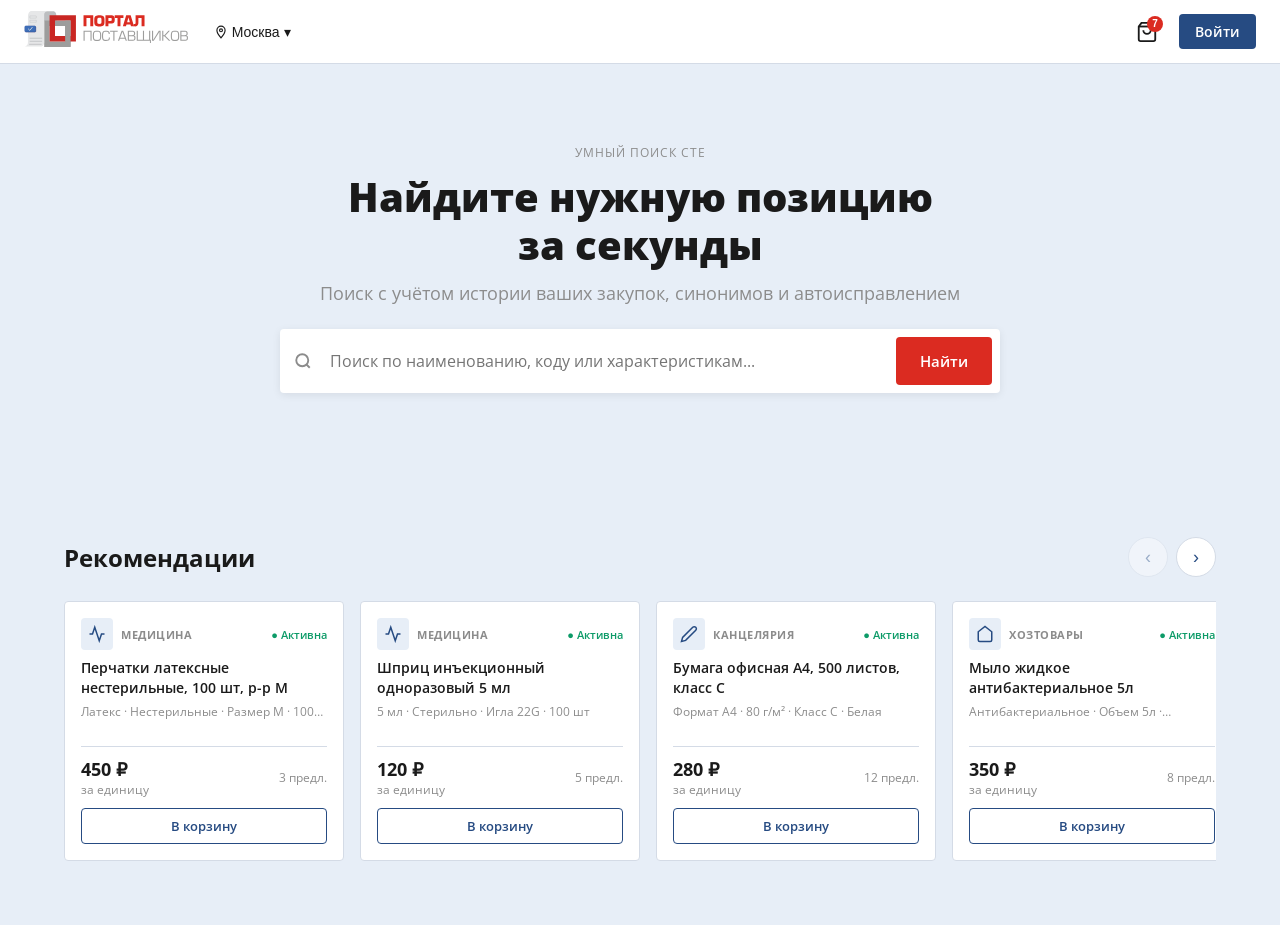
<file: frontend/index.html>
<!DOCTYPE html>
<html lang="ru">
<head>
  <meta charset="UTF-8">
  <meta name="viewport" content="width=device-width, initial-scale=1.0">
  <title>Портал Поставщиков — Главная</title>
  <link rel="preconnect" href="https://fonts.googleapis.com">
  <link href="https://fonts.googleapis.com/css2?family=Open+Sans:wght@300;400;500;600;700;800&display=swap" rel="stylesheet">
  <link rel="stylesheet" href="css/styles.css">
</head>
<body>

<!-- HEADER -->
<header>
  <div class="header-inner">
    <a class="logo" href="index.html">
      <img src="лого.svg" alt="Портал Поставщиков" style="height:36px;">
    </a>

    <div style="position:relative">
      <button class="region-btn" onclick="toggleDropdown('region-dd')">
        <svg width="14" height="14" viewBox="0 0 24 24" fill="none" stroke="currentColor" stroke-width="2"><path d="M12 2C8.13 2 5 5.13 5 9c0 5.25 7 13 7 13s7-7.75 7-13c0-3.87-3.13-7-7-7zm0 9.5c-1.38 0-2.5-1.12-2.5-2.5S10.62 6.5 12 6.5s2.5 1.12 2.5 2.5-1.12 2.5-2.5 2.5z"/></svg>
        <span id="region-label">Москва</span>
        <span class="chevron" id="region-chevron">▾</span>
      </button>
      <div class="dropdown hidden" id="region-dd" style="top:calc(100% + 4px); left:0;">
        <div class="dropdown-item active" onclick="setRegion('Москва')">Москва</div>
        <div class="dropdown-item" onclick="setRegion('Московская область')">Московская область</div>
        <div class="dropdown-item" onclick="setRegion('Санкт-Петербург')">Санкт-Петербург</div>
        <div class="dropdown-item" onclick="setRegion('Казань')">Казань</div>
      </div>
    </div>

    <div class="header-right">
      <button class="cart-btn" onclick="openCart()">
        <svg width="22" height="22" viewBox="0 0 24 24" fill="none" stroke="currentColor" stroke-width="2"><path d="M6 2 3 6v14a2 2 0 0 0 2 2h14a2 2 0 0 0 2-2V6l-3-4z"/><line x1="3" y1="6" x2="21" y2="6"/><path d="M16 10a4 4 0 0 1-8 0"/></svg>
        <span class="cart-badge" id="cart-badge">2</span>
      </button>

      <div style="position:relative" id="auth-wrap">
        <button class="auth-btn" id="auth-btn" onclick="toggleDropdown('auth-dd')">Войти</button>
        <button class="avatar-btn hidden" id="avatar-btn" onclick="toggleDropdown('auth-dd')">ДП</button>
        <div class="dropdown auth-dropdown hidden" id="auth-dd" style="top:calc(100% + 8px); right:0;">
          <div id="auth-login-form">
            <h3>Войти в систему</h3>
            <label>ИНН организации</label>
            <input type="text" id="inn-input" value="7724909851" placeholder="Введите ИНН">
            <button class="btn-red" onclick="doLogin()">Войти</button>
          </div>
          <div class="hidden" id="auth-profile">
            <div class="profile-info">
              <strong id="profile-name">Детская городская поликлиника №39</strong>
              <span id="profile-inn" style="color:var(--gray);font-size:13px;">ИНН: 7724909851</span>
            </div>
            <button class="btn-logout" onclick="doLogout()">Выйти</button>
          </div>
        </div>
      </div>
    </div>
  </div>
</header>

<!-- CART DRAWER -->
<div class="overlay" id="cart-overlay" onclick="closeCart()"></div>
<div class="cart-drawer" id="cart-drawer">
  <div class="drawer-header">
    <h2>Корзина</h2>
    <button class="close-btn" onclick="closeCart()">✕</button>
  </div>
  <div class="cart-items" id="cart-items-list"></div>
  <div class="cart-footer">
    <div class="cart-total">
      <span>Итого</span>
      <span id="cart-total-price">1 500 ₽</span>
    </div>
    <button class="btn-red-full">Оформить заказ</button>
  </div>
</div>

<div id="toast-container"></div>

<main>
  <div class="hero">
    <p class="hero-label">Умный поиск СТЕ</p>
    <h1>Найдите нужную позицию<br>за секунды</h1>
    <p class="hero-desc">Поиск с учётом истории ваших закупок, синонимов и автоисправлением</p>
    <div class="ai-badge hidden" id="ai-badge-hero">
      <svg width="14" height="14" viewBox="0 0 24 24" fill="currentColor"><path d="M12 2L9.09 8.26L2 9.27L7 14.14L5.82 21.02L12 17.77L18.18 21.02L17 14.14L22 9.27L14.91 8.26L12 2Z"/></svg>
      Персональная выдача активна · 47 ваших закупок учтены
    </div>
    <div class="search-wrap">
      <div class="search-container">
        <span class="search-icon-left">
          <svg width="18" height="18" viewBox="0 0 24 24" fill="none" stroke="currentColor" stroke-width="2.5"><circle cx="11" cy="11" r="8"/><path d="m21 21-4.35-4.35"/></svg>
        </span>
        <input class="search-box search-box-with-icon" id="home-search" type="text" placeholder="Поиск по наименованию, коду или характеристикам..." autocomplete="off"
          oninput="updateSearchDropdown('home-search','home-dd')"
          onfocus="showSearchDd('home-dd')"
          onkeydown="if(event.key==='Enter')doSearch(this.value)">
        <button class="search-btn-text" onclick="doSearch(document.getElementById('home-search').value)">Найти</button>
        <div class="search-dropdown hidden" id="home-dd"></div>
      </div>
    </div>
  </div>

  <div class="section">
    <div class="section-header">
      <h2 class="section-title" id="recs-title">Рекомендации</h2>
      <div class="carousel-controls">
        <button class="chevron-btn" id="carousel-prev" onclick="carouselMove(-1)" disabled>‹</button>
        <button class="chevron-btn" id="carousel-next" onclick="carouselMove(1)">›</button>
      </div>
    </div>
    <div class="carousel-wrapper">
      <div class="carousel-track" id="carousel-track"></div>
    </div>
  </div>
</main>

<script src="js/api.js"></script>
<script src="js/data.js"></script>
<script src="js/common.js"></script>
<script src="js/home.js"></script>
</body>
</html>
</file>
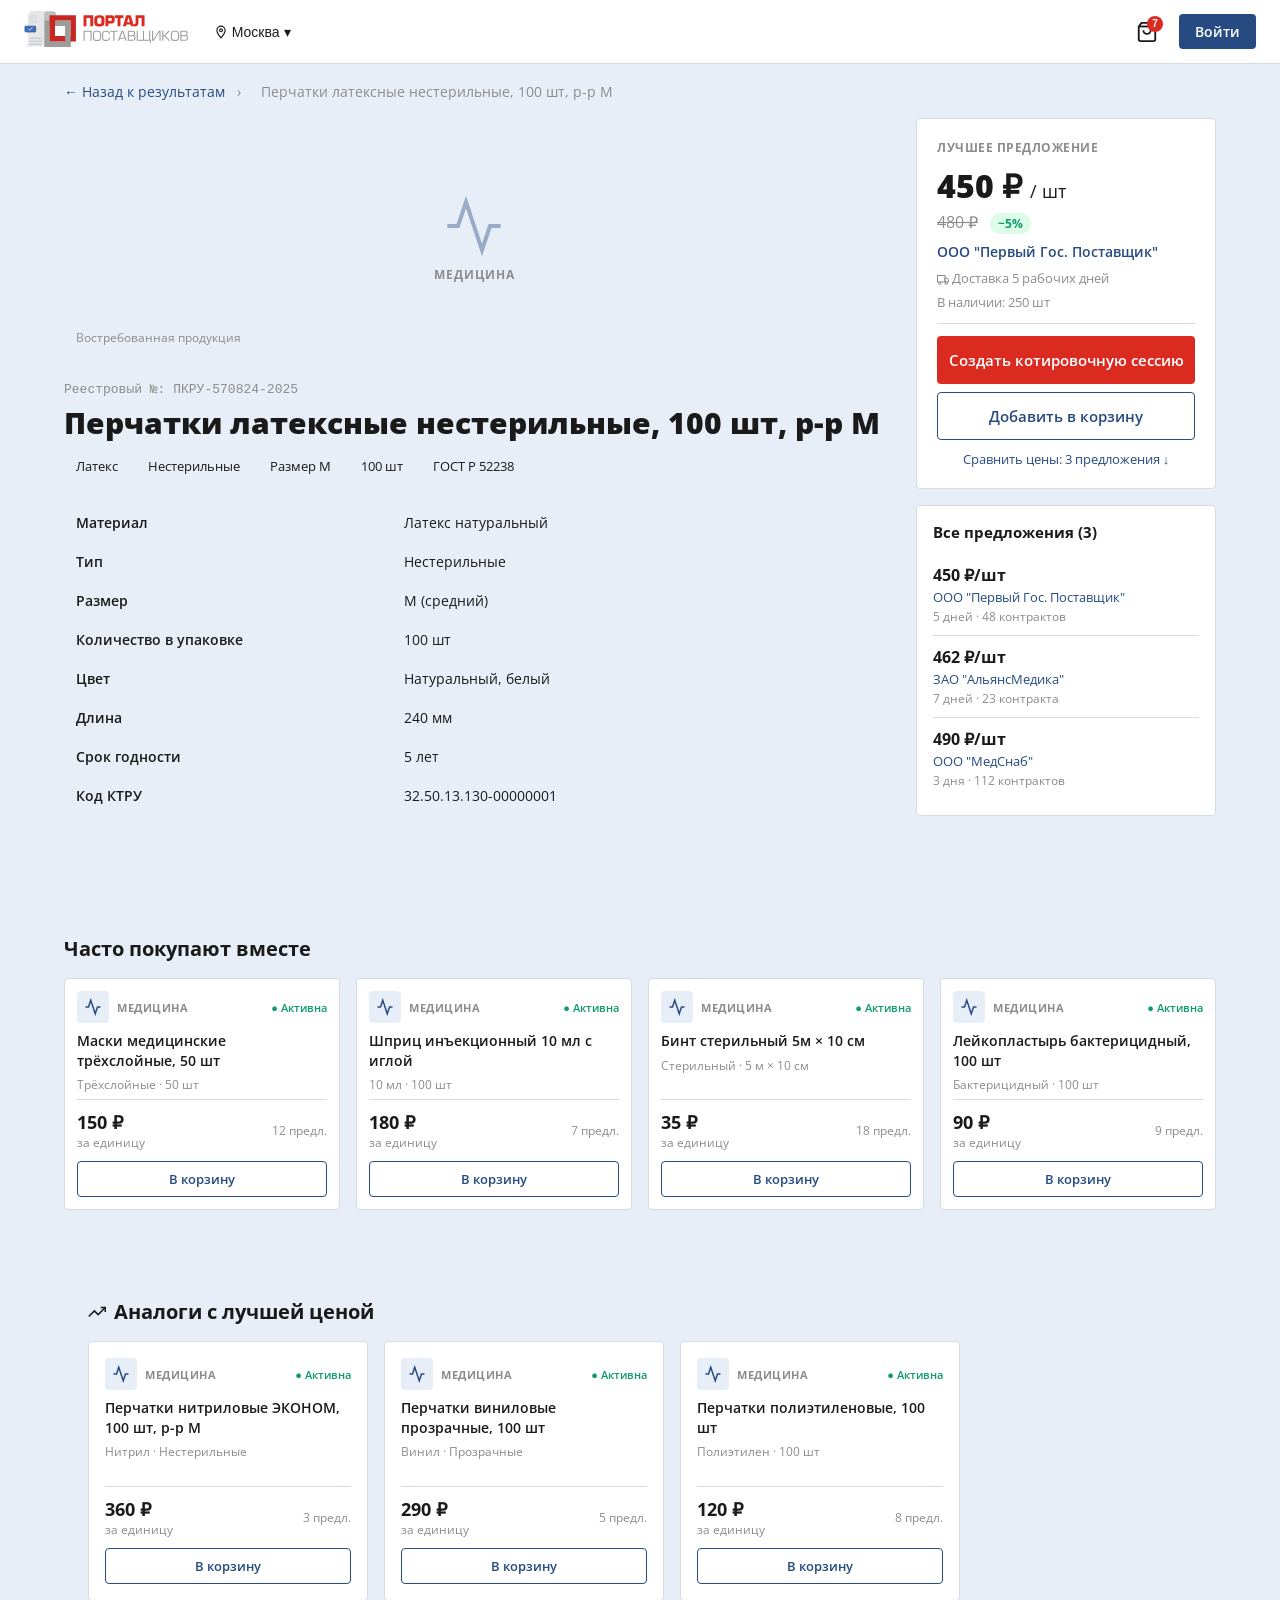
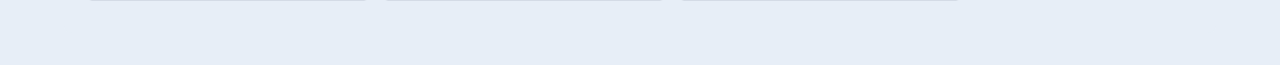
<file: frontend/card.html>
<!DOCTYPE html>
<html lang="ru">
<head>
  <meta charset="UTF-8">
  <meta name="viewport" content="width=device-width, initial-scale=1.0">
  <title>Портал Поставщиков — Карточка товара</title>
  <link rel="preconnect" href="https://fonts.googleapis.com">
  <link href="https://fonts.googleapis.com/css2?family=Open+Sans:wght@300;400;500;600;700;800&display=swap" rel="stylesheet">
  <link rel="stylesheet" href="css/styles.css">
</head>
<body>

<!-- HEADER -->
<header>
  <div class="header-inner">
    <a class="logo" href="index.html">
      <img src="лого.svg" alt="Портал Поставщиков" style="height:36px;">
    </a>

    <div style="position:relative">
      <button class="region-btn" onclick="toggleDropdown('region-dd')">
        <svg width="14" height="14" viewBox="0 0 24 24" fill="none" stroke="currentColor" stroke-width="2"><path d="M12 2C8.13 2 5 5.13 5 9c0 5.25 7 13 7 13s7-7.75 7-13c0-3.87-3.13-7-7-7zm0 9.5c-1.38 0-2.5-1.12-2.5-2.5S10.62 6.5 12 6.5s2.5 1.12 2.5 2.5-1.12 2.5-2.5 2.5z"/></svg>
        <span id="region-label">Москва</span>
        <span class="chevron" id="region-chevron">▾</span>
      </button>
      <div class="dropdown hidden" id="region-dd" style="top:calc(100% + 4px); left:0;">
        <div class="dropdown-item active" onclick="setRegion('Москва')">Москва</div>
        <div class="dropdown-item" onclick="setRegion('Московская область')">Московская область</div>
        <div class="dropdown-item" onclick="setRegion('Санкт-Петербург')">Санкт-Петербург</div>
        <div class="dropdown-item" onclick="setRegion('Казань')">Казань</div>
      </div>
    </div>

    <div class="header-right">
      <button class="cart-btn" onclick="openCart()">
        <svg width="22" height="22" viewBox="0 0 24 24" fill="none" stroke="currentColor" stroke-width="2"><path d="M6 2 3 6v14a2 2 0 0 0 2 2h14a2 2 0 0 0 2-2V6l-3-4z"/><line x1="3" y1="6" x2="21" y2="6"/><path d="M16 10a4 4 0 0 1-8 0"/></svg>
        <span class="cart-badge" id="cart-badge">2</span>
      </button>

      <div style="position:relative" id="auth-wrap">
        <button class="auth-btn" id="auth-btn" onclick="toggleDropdown('auth-dd')">Войти</button>
        <button class="avatar-btn hidden" id="avatar-btn" onclick="toggleDropdown('auth-dd')">ДП</button>
        <div class="dropdown auth-dropdown hidden" id="auth-dd" style="top:calc(100% + 8px); right:0;">
          <div id="auth-login-form">
            <h3>Войти в систему</h3>
            <label>ИНН организации</label>
            <input type="text" id="inn-input" value="7724909851" placeholder="Введите ИНН">
            <button class="btn-red" onclick="doLogin()">Войти</button>
          </div>
          <div class="hidden" id="auth-profile">
            <div class="profile-info">
              <strong id="profile-name">Детская городская поликлиника №39</strong>
              <span id="profile-inn" style="color:var(--gray);font-size:13px;">ИНН: 7724909851</span>
            </div>
            <button class="btn-logout" onclick="doLogout()">Выйти</button>
          </div>
        </div>
      </div>
    </div>
  </div>
</header>

<!-- CART DRAWER -->
<div class="overlay" id="cart-overlay" onclick="closeCart()"></div>
<div class="cart-drawer" id="cart-drawer">
  <div class="drawer-header">
    <h2>Корзина</h2>
    <button class="close-btn" onclick="closeCart()">✕</button>
  </div>
  <div class="cart-items" id="cart-items-list"></div>
  <div class="cart-footer">
    <div class="cart-total">
      <span>Итого</span>
      <span id="cart-total-price">1 500 ₽</span>
    </div>
    <button class="btn-red-full">Оформить заказ</button>
  </div>
</div>

<!-- QUOTE MODAL -->
<div class="modal-overlay" id="quote-modal">
  <div class="modal">
    <h2>Создать котировочную сессию</h2>
    <p class="modal-meta">Перчатки латексные нестерильные · ООО "Первый Гос. Поставщик"</p>
    <label>Количество (шт)</label>
    <input type="number" value="50" min="1" id="quote-qty">
    <label>Срок поставки</label>
    <input type="date" id="quote-date">
    <div class="modal-btns">
      <button class="btn-outline" onclick="closeModal()">Отменить</button>
      <button class="btn-red-modal" onclick="createQuote()">Создать</button>
    </div>
  </div>
</div>

<div id="toast-container"></div>

<main>
  <div class="breadcrumb">
    <a href="search.html">← Назад к результатам</a>
    <span>›</span>
    <span>Перчатки латексные нестерильные, 100 шт, р-р M</span>
  </div>

  <div class="product-layout">
    <div class="product-main">
      <div class="product-visual">
        <svg class="product-visual-icon" width="64" height="64" viewBox="0 0 24 24" fill="none" stroke="currentColor" stroke-width="1.5"><path d="M22 12h-4l-3 9L9 3l-3 9H2"/></svg>
        <span class="product-visual-cat">Медицина</span>
        <div class="product-visual-badges">
          <span class="badge badge-frequent hidden" id="pv-badge-frequent">
            <svg width="10" height="10" viewBox="0 0 24 24" fill="none" stroke="currentColor" stroke-width="2.5"><circle cx="12" cy="12" r="10"/><polyline points="12 6 12 12 16 14"/></svg>
            Часто покупаете
          </span>
          <span class="badge badge-ai hidden" id="pv-badge-ai">
            <svg width="10" height="10" viewBox="0 0 24 24" fill="currentColor"><path d="M12 2L9.09 8.26L2 9.27L7 14.14L5.82 21.02L12 17.77L18.18 21.02L17 14.14L22 9.27L14.91 8.26L12 2Z"/></svg>
            AI рекомендует
          </span>
        </div>
        <span class="product-visual-label">Востребованная продукция</span>
      </div>

      <div class="product-id">Реестровый №: ПКРУ-570824-2025</div>
      <h1 class="product-title">Перчатки латексные нестерильные, 100 шт, р-р M</h1>
      <div class="product-attrs">
        <span class="attr-pill">Латекс</span>
        <span class="attr-pill">Нестерильные</span>
        <span class="attr-pill">Размер M</span>
        <span class="attr-pill">100 шт</span>
        <span class="attr-pill">ГОСТ Р 52238</span>
      </div>

      <table class="chars-table">
        <tr><td>Материал</td><td>Латекс натуральный</td></tr>
        <tr><td>Тип</td><td>Нестерильные</td></tr>
        <tr><td>Размер</td><td>M (средний)</td></tr>
        <tr><td>Количество в упаковке</td><td>100 шт</td></tr>
        <tr><td>Цвет</td><td>Натуральный, белый</td></tr>
        <tr><td>Длина</td><td>240 мм</td></tr>
        <tr><td>Срок годности</td><td>5 лет</td></tr>
        <tr><td>Код КТРУ</td><td>32.50.13.130-00000001</td></tr>
      </table>

      <div class="history-block hidden" id="product-history">
        <div class="history-header">
          <svg width="16" height="16" viewBox="0 0 24 24" fill="none" stroke="currentColor" stroke-width="2"><circle cx="12" cy="12" r="10"/><polyline points="12 6 12 12 16 14"/></svg>
          История закупок
        </div>
        <table class="history-table">
          <thead>
            <tr><th>Дата</th><th>Кол-во</th><th>Поставщик</th><th>Сумма</th></tr>
          </thead>
          <tbody>
            <tr><td>12.11.2025</td><td>50 шт</td><td>ООО "МедСнаб"</td><td>22 500 ₽</td></tr>
            <tr><td>05.09.2025</td><td>30 шт</td><td>ЗАО "АльянсМедика"</td><td>13 800 ₽</td></tr>
            <tr><td>18.06.2025</td><td>40 шт</td><td>ООО "МедСнаб"</td><td>16 100 ₽</td></tr>
          </tbody>
        </table>
        <div class="history-summary">Итого закупок: 3 раза · Общая сумма: 52 400 ₽</div>
      </div>

      <div class="why-block hidden" id="product-why">
        <div class="why-header">
          <svg width="16" height="16" viewBox="0 0 24 24" fill="currentColor"><path d="M12 2L9.09 8.26L2 9.27L7 14.14L5.82 21.02L12 17.77L18.18 21.02L17 14.14L22 9.27L14.91 8.26L12 2Z"/></svg>
          Почему эта позиция рекомендована вам
        </div>
        <div class="progress-item">
          <div class="progress-label"><span>Частота закупок</span><span>45%</span></div>
          <div class="progress-bar"><div class="progress-fill fill-green" style="width:45%"></div></div>
        </div>
        <div class="progress-item">
          <div class="progress-label"><span>Давность последней закупки</span><span>30%</span></div>
          <div class="progress-bar"><div class="progress-fill fill-blue" style="width:30%"></div></div>
        </div>
        <div class="progress-item">
          <div class="progress-label"><span>Популярность среди схожих организаций</span><span>25%</span></div>
          <div class="progress-bar"><div class="progress-fill fill-teal" style="width:25%"></div></div>
        </div>
      </div>
    </div>

    <aside class="product-sidebar">
      <div class="offer-card">
        <div class="offer-label">Лучшее предложение</div>
        <div class="offer-price">450 ₽ <span style="font-size:18px;font-weight:400">/ шт</span></div>
        <div style="margin-bottom:8px">
          <span class="offer-original">480 ₽</span>
          <span class="discount-badge">−5%</span>
        </div>
        <div class="offer-supplier" onclick="showToast('Переход на страницу поставщика')">ООО "Первый Гос. Поставщик"</div>
        <div class="offer-meta">
          <svg width="12" height="12" viewBox="0 0 24 24" fill="none" stroke="currentColor" stroke-width="2"><rect x="1" y="3" width="15" height="13"/><polygon points="16 8 20 8 23 11 23 16 16 16 16 8"/><circle cx="5.5" cy="18.5" r="2.5"/><circle cx="18.5" cy="18.5" r="2.5"/></svg>
          Доставка 5 рабочих дней
        </div>
        <div class="offer-meta">В наличии: 250 шт</div>
        <hr class="offer-divider">
        <button class="btn-red-w" onclick="openModal()">Создать котировочную сессию</button>
        <button class="btn-outline-w" onclick="addToCart('Перчатки латексные',450);showToast('Перчатки латексные добавлены в корзину')">Добавить в корзину</button>
        <a class="compare-link">Сравнить цены: 3 предложения ↓</a>
      </div>

      <div class="all-offers">
        <div class="all-offers-title">Все предложения (3)</div>
        <div class="offer-row">
          <div class="offer-row-price">450 ₽/шт</div>
          <div class="offer-row-supplier">ООО "Первый Гос. Поставщик"</div>
          <div class="offer-row-meta">5 дней · 48 контрактов</div>
        </div>
        <div class="offer-row">
          <div class="offer-row-price">462 ₽/шт</div>
          <div class="offer-row-supplier">ЗАО "АльянсМедика"</div>
          <div class="offer-row-meta">7 дней · 23 контракта</div>
        </div>
        <div class="offer-row">
          <div class="offer-row-price">490 ₽/шт</div>
          <div class="offer-row-supplier">ООО "МедСнаб"</div>
          <div class="offer-row-meta">3 дня · 112 контрактов</div>
        </div>
      </div>
    </aside>
  </div>

  <div class="bottom-section">
    <div class="bottom-section-title">Часто покупают вместе</div>
    <div class="products-grid-4" id="together-grid"></div>
  </div>

  <div class="bottom-section">
    <div class="analogs-bg">
      <div class="bottom-section-title">
        <svg width="18" height="18" viewBox="0 0 24 24" fill="none" stroke="currentColor" stroke-width="2"><polyline points="23 6 13.5 15.5 8.5 10.5 1 18"/><polyline points="17 6 23 6 23 12"/></svg>
        Аналоги с лучшей ценой
      </div>
      <div class="analogs-track" id="analogs-track"></div>
    </div>
  </div>

  <div class="bottom-section hidden" id="viewed-section">
    <div class="bottom-section-title">
      <svg width="18" height="18" viewBox="0 0 24 24" fill="none" stroke="currentColor" stroke-width="2"><circle cx="12" cy="12" r="10"/><polyline points="12 6 12 12 16 14"/></svg>
      Вы смотрели
    </div>
    <div class="analogs-track" id="viewed-track"></div>
  </div>
</main>

<script src="js/api.js"></script>
<script src="js/data.js"></script>
<script src="js/common.js"></script>
<script src="js/card.js"></script>
</body>
</html>
</file>
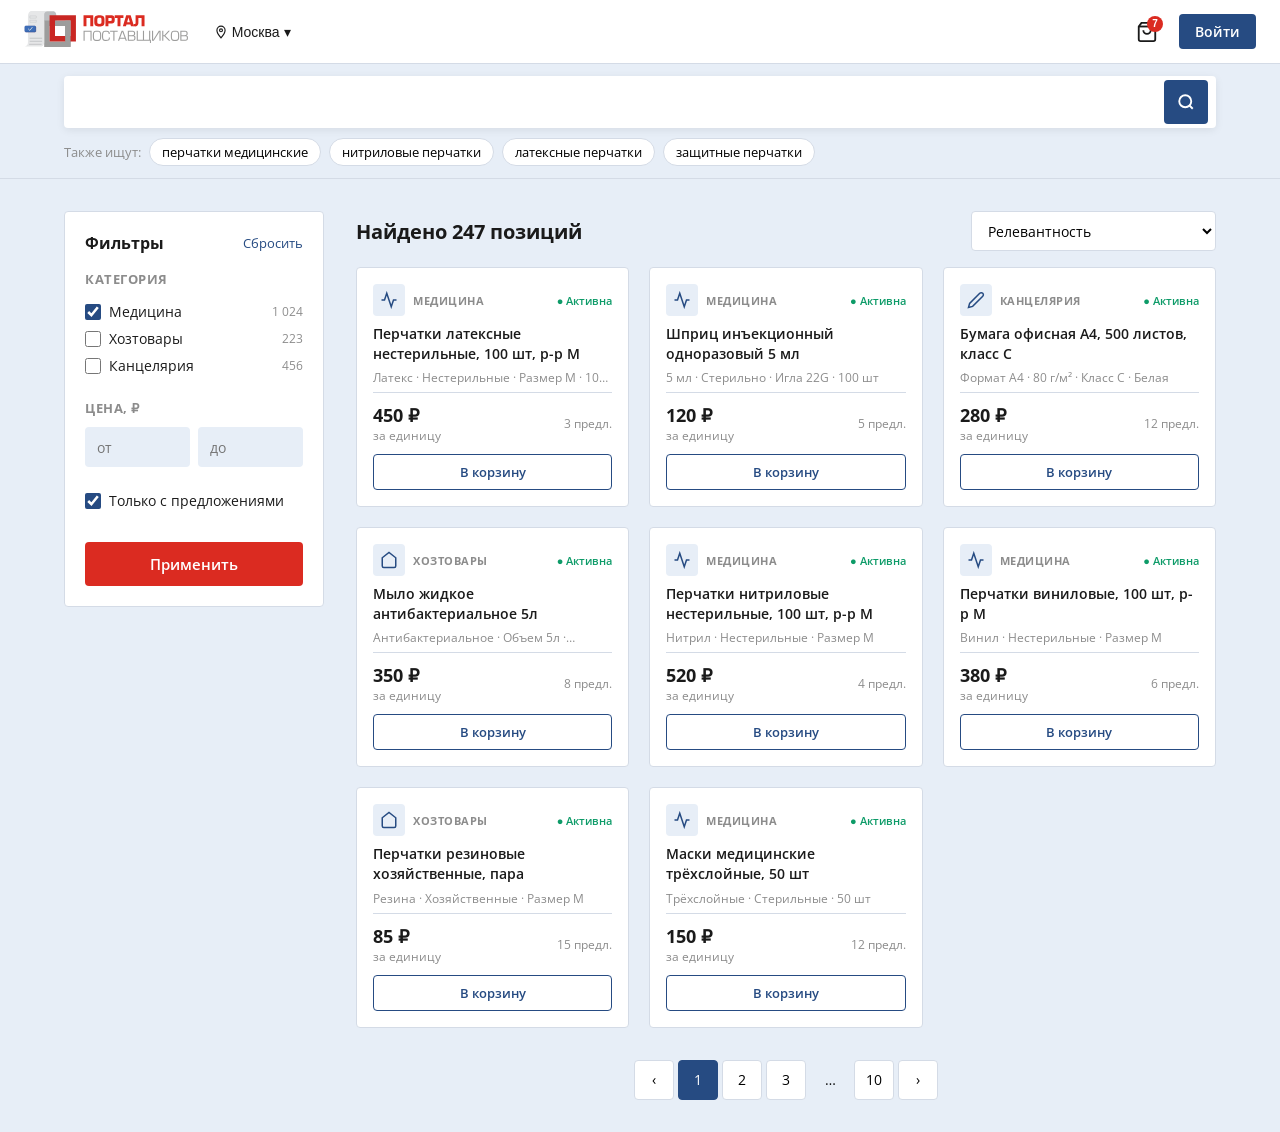
<file: frontend/search.html>
<!DOCTYPE html>
<html lang="ru">
<head>
  <meta charset="UTF-8">
  <meta name="viewport" content="width=device-width, initial-scale=1.0">
  <title>Портал Поставщиков — Поиск</title>
  <link rel="preconnect" href="https://fonts.googleapis.com">
  <link href="https://fonts.googleapis.com/css2?family=Open+Sans:wght@300;400;500;600;700;800&display=swap" rel="stylesheet">
  <link rel="stylesheet" href="css/styles.css">
</head>
<body>

<!-- HEADER -->
<header>
  <div class="header-inner">
    <a class="logo" href="index.html">
      <img src="лого.svg" alt="Портал Поставщиков" style="height:36px;">
    </a>

    <div style="position:relative">
      <button class="region-btn" onclick="toggleDropdown('region-dd')">
        <svg width="14" height="14" viewBox="0 0 24 24" fill="none" stroke="currentColor" stroke-width="2"><path d="M12 2C8.13 2 5 5.13 5 9c0 5.25 7 13 7 13s7-7.75 7-13c0-3.87-3.13-7-7-7zm0 9.5c-1.38 0-2.5-1.12-2.5-2.5S10.62 6.5 12 6.5s2.5 1.12 2.5 2.5-1.12 2.5-2.5 2.5z"/></svg>
        <span id="region-label">Москва</span>
        <span class="chevron" id="region-chevron">▾</span>
      </button>
      <div class="dropdown hidden" id="region-dd" style="top:calc(100% + 4px); left:0;">
        <div class="dropdown-item active" onclick="setRegion('Москва')">Москва</div>
        <div class="dropdown-item" onclick="setRegion('Московская область')">Московская область</div>
        <div class="dropdown-item" onclick="setRegion('Санкт-Петербург')">Санкт-Петербург</div>
        <div class="dropdown-item" onclick="setRegion('Казань')">Казань</div>
      </div>
    </div>

    <div class="header-right">
      <button class="cart-btn" onclick="openCart()">
        <svg width="22" height="22" viewBox="0 0 24 24" fill="none" stroke="currentColor" stroke-width="2"><path d="M6 2 3 6v14a2 2 0 0 0 2 2h14a2 2 0 0 0 2-2V6l-3-4z"/><line x1="3" y1="6" x2="21" y2="6"/><path d="M16 10a4 4 0 0 1-8 0"/></svg>
        <span class="cart-badge" id="cart-badge">2</span>
      </button>

      <div style="position:relative" id="auth-wrap">
        <button class="auth-btn" id="auth-btn" onclick="toggleDropdown('auth-dd')">Войти</button>
        <button class="avatar-btn hidden" id="avatar-btn" onclick="toggleDropdown('auth-dd')">ДП</button>
        <div class="dropdown auth-dropdown hidden" id="auth-dd" style="top:calc(100% + 8px); right:0;">
          <div id="auth-login-form">
            <h3>Войти в систему</h3>
            <label>ИНН организации</label>
            <input type="text" id="inn-input" value="7724909851" placeholder="Введите ИНН">
            <button class="btn-red" onclick="doLogin()">Войти</button>
          </div>
          <div class="hidden" id="auth-profile">
            <div class="profile-info">
              <strong id="profile-name">Детская городская поликлиника №39</strong>
              <span id="profile-inn" style="color:var(--gray);font-size:13px;">ИНН: 7724909851</span>
            </div>
            <button class="btn-logout" onclick="doLogout()">Выйти</button>
          </div>
        </div>
      </div>
    </div>
  </div>
</header>

<!-- CART DRAWER -->
<div class="overlay" id="cart-overlay" onclick="closeCart()"></div>
<div class="cart-drawer" id="cart-drawer">
  <div class="drawer-header">
    <h2>Корзина</h2>
    <button class="close-btn" onclick="closeCart()">✕</button>
  </div>
  <div class="cart-items" id="cart-items-list"></div>
  <div class="cart-footer">
    <div class="cart-total">
      <span>Итого</span>
      <span id="cart-total-price">1 500 ₽</span>
    </div>
    <button class="btn-red-full">Оформить заказ</button>
  </div>
</div>

<div id="toast-container"></div>

<main>
  <!-- Sticky search bar -->
  <div class="search-sticky">
    <div class="search-wrap" style="max-width:100%">
      <div class="search-container">
        <input class="search-box compact" id="search-page-input" type="text" autocomplete="off"
          oninput="updateSearchDropdown('search-page-input','search-page-dd')"
          onfocus="showSearchDd('search-page-dd')"
          onkeydown="if(event.key==='Enter')doSearch(this.value)">
        <button class="search-btn" onclick="doSearch(document.getElementById('search-page-input').value)">
          <svg width="18" height="18" viewBox="0 0 24 24" fill="none" stroke="currentColor" stroke-width="2.5"><circle cx="11" cy="11" r="8"/><path d="m21 21-4.35-4.35"/></svg>
        </button>
        <div class="search-dropdown hidden" id="search-page-dd"></div>
      </div>
    </div>
    <div class="synonyms">
      <span class="synonyms-label">Также ищут:</span>
      <button class="synonym-btn" onclick="doSearch('перчатки медицинские')">перчатки медицинские</button>
      <button class="synonym-btn" onclick="doSearch('нитриловые перчатки')">нитриловые перчатки</button>
      <button class="synonym-btn" onclick="doSearch('латексные перчатки')">латексные перчатки</button>
      <button class="synonym-btn" onclick="doSearch('защитные перчатки')">защитные перчатки</button>
    </div>
  </div>

  <div class="search-layout">
    <!-- Sidebar filters -->
    <aside class="sidebar">
      <div class="filter-box">
        <div class="filter-header">
          <span class="filter-title">Фильтры</span>
          <button class="filter-reset" onclick="resetFilters()">Сбросить</button>
        </div>
        <div class="filter-group">
          <p class="filter-group-title">Категория</p>
          <label class="checkbox-label">
            <input type="checkbox" checked id="filter-medical"> Медицина <span class="checkbox-count">1 024</span>
          </label>
          <label class="checkbox-label">
            <input type="checkbox" id="filter-hardware"> Хозтовары <span class="checkbox-count">223</span>
          </label>
          <label class="checkbox-label">
            <input type="checkbox" id="filter-stationery"> Канцелярия <span class="checkbox-count">456</span>
          </label>
        </div>
        <div class="filter-group">
          <p class="filter-group-title">Цена, ₽</p>
          <div class="price-inputs">
            <input class="price-input" type="number" placeholder="от" id="price-from">
            <input class="price-input" type="number" placeholder="до" id="price-to">
          </div>
        </div>
        <div class="filter-group">
          <label class="checkbox-label">
            <input type="checkbox" checked id="filter-offers"> Только с предложениями
          </label>
        </div>
        <button class="btn-apply" onclick="applyFilters()">Применить</button>
      </div>
    </aside>

    <!-- Results -->
    <div class="results-area">
      <div class="personal-box hidden" id="personal-box">
        <div class="personal-box-header">
          <svg width="16" height="16" viewBox="0 0 24 24" fill="currentColor"><path d="M12 2L9.09 8.26L2 9.27L7 14.14L5.82 21.02L12 17.77L18.18 21.02L17 14.14L22 9.27L14.91 8.26L12 2Z"/></svg>
          Персональная выдача активна
        </div>
        <p>Результаты отсортированы с учётом ваших предыдущих закупок</p>
        <button class="personal-box-toggle" onclick="togglePersonal()">Показать общую выдачу ↓</button>
      </div>

      <div class="results-header">
        <div>
          <div class="results-count">Найдено <span id="results-count">247</span> позиций</div>
          <div class="results-meta hidden" id="personal-order-label">Персональный порядок</div>
        </div>
        <select class="sort-select" id="sort-select" onchange="renderSearch()">
          <option value="relevance">Релевантность</option>
          <option value="price-asc">Цена: по возрастанию</option>
          <option value="price-desc">Цена: по убыванию</option>
          <option value="offers">По количеству предложений</option>
        </select>
      </div>

      <!-- Quick reorder (authorized only) -->
      <div class="reorder-section hidden" id="reorder-section">
        <div class="reorder-header">
          <svg width="16" height="16" viewBox="0 0 24 24" fill="none" stroke="currentColor" stroke-width="2"><circle cx="12" cy="12" r="10"/><polyline points="12 6 12 12 16 14"/></svg>
          Вы закупали это раньше
        </div>
        <div class="reorder-list">
          <div class="reorder-card">
            <div class="reorder-card-title">Перчатки латексные нестерильные, 100 шт, р-р M</div>
            <div class="reorder-card-date">Последняя закупка: ноябрь 2025</div>
            <button class="btn-reorder" onclick="addToCart('Перчатки латексные',450); showToast('Добавлено в корзину')">Повторить</button>
          </div>
          <div class="reorder-card">
            <div class="reorder-card-title">Маски медицинские трёхслойные с регистрационным...</div>
            <div class="reorder-card-date">Последняя закупка: октябрь 2025</div>
            <button class="btn-reorder" onclick="addToCart('Маски медицинские',150); showToast('Добавлено в корзину')">Повторить</button>
          </div>
          <div class="reorder-card">
            <div class="reorder-card-title">Шприц инъекционный одноразовый 5 мл</div>
            <div class="reorder-card-date">Последняя закупка: сентябрь 2025</div>
            <button class="btn-reorder" onclick="addToCart('Шприц 5мл',120); showToast('Добавлено в корзину')">Повторить</button>
          </div>
        </div>
      </div>

      <div class="products-grid" id="search-products-grid"></div>

      <div class="pagination">
        <button class="page-btn" id="pg-prev" onclick="changePage(-1)">‹</button>
        <button class="page-btn active" id="pg-1" onclick="setPage(1)">1</button>
        <button class="page-btn" id="pg-2" onclick="setPage(2)">2</button>
        <button class="page-btn" id="pg-3" onclick="setPage(3)">3</button>
        <button class="page-btn ellipsis">…</button>
        <button class="page-btn" id="pg-10" onclick="setPage(10)">10</button>
        <button class="page-btn" id="pg-next" onclick="changePage(1)">›</button>
      </div>
    </div>
  </div>
</main>

<script src="js/api.js"></script>
<script src="js/data.js"></script>
<script src="js/common.js"></script>
<script src="js/search.js"></script>
</body>
</html>
</file>
<file: frontend/css/styles.css>
*, *::before, *::after { box-sizing: border-box; margin: 0; padding: 0; }

:root {
  --blue: #264B82;
  --blue-light: #E7EEF7;
  --blue-hover: #1a3a6b;
  --green: #0D9B68;
  --teal: #0D9488;
  --teal-light: #F0FDFA;
  --red: #DB2B21;
  --red-hover: #C02219;
  --black: #1A1A1A;
  --gray: #8C8C8C;
  --border: #C9D1DF;
  --border2: #D4DBE6;
  --white: #FFFFFF;
  --bg: #F8FAFC;
  --orange: #F67319;
}

body {
  font-family: 'Open Sans', sans-serif;
  background: var(--blue-light);
  color: var(--black);
  min-height: 100vh;
  display: flex;
  flex-direction: column;
}

/* ========== HEADER ========== */
header {
  position: sticky;
  top: 0;
  z-index: 50;
  background: #fff;
  border-bottom: 1px solid var(--border2);
  height: 64px;
}
.header-inner {
  max-width: 1280px;
  margin: 0 auto;
  padding: 0 24px;
  height: 100%;
  display: flex;
  align-items: center;
  gap: 16px;
}
.logo {
  font-size: 18px;
  font-weight: 700;
  color: var(--blue);
  text-decoration: none;
  cursor: pointer;
  flex-shrink: 0;
}
.header-right {
  margin-left: auto;
  display: flex;
  align-items: center;
  gap: 12px;
}

/* Region selector */
.region-btn {
  display: flex;
  align-items: center;
  gap: 4px;
  font-size: 14px;
  color: var(--black);
  background: none;
  border: none;
  cursor: pointer;
  padding: 6px 10px;
  border-radius: 4px;
  transition: background 0.15s;
}
.region-btn:hover { background: var(--blue-light); }
.chevron { display: inline-block; transition: transform 0.2s; }
.chevron.open { transform: rotate(180deg); }

.dropdown {
  position: absolute;
  background: #fff;
  border: 1px solid var(--border2);
  border-radius: 4px;
  box-shadow: 0 4px 16px rgba(0,0,0,0.12);
  z-index: 200;
  min-width: 200px;
}
.dropdown-item {
  padding: 10px 16px;
  font-size: 14px;
  cursor: pointer;
  transition: background 0.15s;
}
.dropdown-item:hover { background: var(--blue-light); }
.dropdown-item.active { color: var(--blue); font-weight: 600; }

/* Cart button */
.cart-btn {
  position: relative;
  background: none;
  border: none;
  cursor: pointer;
  width: 40px;
  height: 40px;
  border-radius: 4px;
  display: flex;
  align-items: center;
  justify-content: center;
  transition: background 0.15s;
  color: var(--black);
}
.cart-btn:hover { background: var(--blue-light); }
.cart-badge {
  position: absolute;
  top: 4px;
  right: 4px;
  background: var(--red);
  color: #fff;
  font-size: 10px;
  font-weight: 700;
  width: 16px;
  height: 16px;
  border-radius: 50%;
  display: flex;
  align-items: center;
  justify-content: center;
}

/* Auth button */
.auth-btn {
  padding: 8px 16px;
  background: var(--blue);
  color: #fff;
  border: none;
  border-radius: 4px;
  font-size: 14px;
  font-weight: 600;
  cursor: pointer;
  transition: background 0.15s;
  font-family: inherit;
}
.auth-btn:hover { background: var(--blue-hover); }
.avatar-btn {
  width: 36px;
  height: 36px;
  border-radius: 50%;
  background: var(--blue);
  color: #fff;
  border: none;
  font-size: 12px;
  font-weight: 700;
  cursor: pointer;
  display: flex;
  align-items: center;
  justify-content: center;
  font-family: inherit;
}

/* Auth dropdown */
.auth-dropdown {
  width: 320px;
  padding: 20px;
}
.auth-dropdown h3 { font-size: 18px; font-weight: 700; margin-bottom: 16px; }
.auth-dropdown label { font-size: 14px; color: var(--gray); display: block; margin-bottom: 4px; }
.auth-dropdown input {
  width: 100%;
  height: 44px;
  background: var(--blue-light);
  border: 2px solid transparent;
  border-radius: 4px;
  padding: 0 12px;
  font-size: 14px;
  font-family: inherit;
  margin-bottom: 12px;
  transition: border-color 0.2s;
}
.auth-dropdown input:focus { outline: none; border-color: var(--blue); }
.auth-dropdown .btn-red {
  width: 100%;
  height: 44px;
  background: var(--red);
  color: #fff;
  border: none;
  border-radius: 4px;
  font-size: 15px;
  font-weight: 600;
  cursor: pointer;
  font-family: inherit;
  transition: background 0.15s;
}
.auth-dropdown .btn-red:hover { background: var(--red-hover); }
.profile-info { font-size: 14px; margin-bottom: 12px; }
.profile-info strong { display: block; font-size: 15px; margin-bottom: 2px; }
.btn-logout {
  width: 100%;
  height: 40px;
  background: none;
  border: 1px solid var(--border2);
  border-radius: 4px;
  font-size: 14px;
  cursor: pointer;
  font-family: inherit;
  color: var(--gray);
  transition: all 0.15s;
}
.btn-logout:hover { border-color: var(--red); color: var(--red); }

/* ========== CART DRAWER ========== */
.overlay {
  position: fixed;
  inset: 0;
  background: rgba(0,0,0,0.3);
  z-index: 90;
  opacity: 0;
  visibility: hidden;
  transition: opacity 0.25s, visibility 0.25s;
}
.overlay.open { opacity: 1; visibility: visible; }

.cart-drawer {
  position: fixed;
  top: 0;
  right: 0;
  width: 400px;
  height: 100vh;
  background: #fff;
  z-index: 100;
  transform: translateX(100%);
  transition: transform 0.25s ease-out;
  display: flex;
  flex-direction: column;
}
.cart-drawer.open { transform: translateX(0); }
.drawer-header {
  padding: 20px 24px;
  border-bottom: 1px solid var(--border2);
  display: flex;
  align-items: center;
  justify-content: space-between;
}
.drawer-header h2 { font-size: 20px; font-weight: 700; }
.close-btn {
  width: 32px;
  height: 32px;
  background: none;
  border: none;
  cursor: pointer;
  border-radius: 4px;
  display: flex;
  align-items: center;
  justify-content: center;
  transition: background 0.15s;
  font-size: 18px;
}
.close-btn:hover { background: var(--blue-light); }
.cart-items { flex: 1; overflow-y: auto; padding: 16px 24px; }
.cart-item {
  display: flex;
  gap: 12px;
  padding: 12px 0;
  border-bottom: 1px solid var(--border2);
}
.cart-item:last-child { border-bottom: none; }
.cart-item-icon {
  width: 48px;
  height: 48px;
  background: var(--blue-light);
  border-radius: 4px;
  flex-shrink: 0;
  display: flex;
  align-items: center;
  justify-content: center;
}
.cart-item-info { flex: 1; }
.cart-item-title { font-size: 13px; font-weight: 600; line-height: 1.4; margin-bottom: 4px; }
.cart-item-price { font-size: 14px; color: var(--blue); font-weight: 700; }
.qty-controls {
  display: flex;
  align-items: center;
  gap: 8px;
  margin-top: 8px;
}
.qty-btn {
  width: 28px;
  height: 28px;
  border: 1px solid var(--border2);
  background: none;
  border-radius: 4px;
  cursor: pointer;
  font-size: 16px;
  display: flex;
  align-items: center;
  justify-content: center;
  transition: all 0.15s;
}
.qty-btn:hover { border-color: var(--blue); color: var(--blue); }
.qty-num { font-size: 14px; font-weight: 600; min-width: 20px; text-align: center; }
.cart-footer {
  padding: 16px 24px;
  border-top: 1px solid var(--border2);
}
.cart-total {
  display: flex;
  justify-content: space-between;
  align-items: center;
  margin-bottom: 12px;
  font-size: 16px;
  font-weight: 700;
}
.btn-red-full {
  width: 100%;
  height: 48px;
  background: var(--red);
  color: #fff;
  border: none;
  border-radius: 4px;
  font-size: 15px;
  font-weight: 600;
  cursor: pointer;
  font-family: inherit;
  transition: background 0.15s;
}
.btn-red-full:hover { background: var(--red-hover); }

/* ========== MAIN LAYOUT ========== */
main { flex: 1; }
.container {
  max-width: 1280px;
  margin: 0 auto;
  padding: 0 64px;
}

/* ========== PAGES ========== */
.page { display: none; }
.page.active { display: block; }

/* ========== HOME PAGE ========== */
.hero {
  background: var(--blue-light);
  padding: 80px 64px;
  text-align: center;
}
.hero-label {
  font-size: 12px;
  color: var(--gray);
  text-transform: uppercase;
  letter-spacing: 1px;
  margin-bottom: 12px;
}
.hero h1 {
  font-size: 40px;
  font-weight: 800;
  color: var(--black);
  margin-bottom: 12px;
  line-height: 1.2;
}
.hero-desc {
  font-size: 18px;
  color: var(--gray);
  margin-bottom: 24px;
}
.ai-badge {
  display: inline-flex;
  align-items: center;
  gap: 8px;
  background: #DCFCE7;
  border: 1px solid var(--green);
  border-radius: 999px;
  padding: 6px 16px;
  font-size: 13px;
  color: var(--green);
  font-weight: 600;
  margin-bottom: 24px;
}
.search-wrap { max-width: 720px; margin: 0 auto; }

/* SearchBar */
.search-container { position: relative; }
.search-box {
  width: 100%;
  height: 64px;
  background: #fff;
  border: 2px solid transparent;
  border-radius: 4px;
  padding: 0 120px 0 20px;
  font-size: 16px;
  font-family: inherit;
  box-shadow: 0 2px 8px rgba(0,0,0,0.08);
  transition: border-color 0.2s;
}
.search-box.compact { height: 52px; font-size: 15px; padding: 0 56px 0 20px; }
.search-box.search-box-with-icon { padding-left: 48px; }
.search-box:focus { outline: none; border-color: var(--blue); }

/* Icon inside search box (home page) */
.search-icon-left {
  position: absolute;
  left: 14px;
  top: 50%;
  transform: translateY(-50%);
  color: var(--gray);
  pointer-events: none;
  display: flex;
  align-items: center;
}

/* Text "Найти" button for home page */
.search-btn-text {
  position: absolute;
  right: 8px;
  top: 50%;
  transform: translateY(-50%);
  height: 48px;
  padding: 0 24px;
  background: var(--red);
  border: none;
  border-radius: 4px;
  color: #fff;
  font-size: 15px;
  font-weight: 600;
  cursor: pointer;
  font-family: inherit;
  transition: background 0.15s;
}
.search-btn-text:hover { background: var(--red-hover); }

/* Icon-only search button for search page */
.search-btn {
  position: absolute;
  right: 8px;
  top: 50%;
  transform: translateY(-50%);
  width: 44px;
  height: 44px;
  background: var(--blue);
  border: none;
  border-radius: 4px;
  color: #fff;
  cursor: pointer;
  display: flex;
  align-items: center;
  justify-content: center;
  transition: background 0.15s;
}
.search-btn:hover { background: var(--blue-hover); }

.search-dropdown {
  position: absolute;
  top: calc(100% + 4px);
  left: 0;
  right: 0;
  background: #fff;
  border: 1px solid var(--border2);
  border-radius: 4px;
  box-shadow: 0 8px 24px rgba(0,0,0,0.12);
  z-index: 60;
  overflow: hidden;
}
.search-section { padding: 8px 0; }
.search-section-title {
  padding: 4px 16px;
  font-size: 11px;
  font-weight: 600;
  color: var(--gray);
  text-transform: uppercase;
  letter-spacing: 0.5px;
}
.search-item {
  padding: 10px 16px;
  font-size: 14px;
  cursor: pointer;
  display: flex;
  align-items: center;
  gap: 10px;
  transition: background 0.15s;
}
.search-item:hover { background: var(--blue-light); }
.search-item .highlight { color: var(--blue); font-weight: 600; }
.typo-note {
  font-size: 12px;
  color: var(--orange);
  padding: 4px 16px 8px;
}

/* Recommendations section */
.section {
  max-width: 1280px;
  margin: 0 auto;
  padding: 64px 64px;
}
.section-header {
  display: flex;
  align-items: center;
  justify-content: space-between;
  margin-bottom: 24px;
}
.section-title { font-size: 24px; font-weight: 700; }
.carousel-controls { display: flex; gap: 8px; }
.chevron-btn {
  width: 40px;
  height: 40px;
  border-radius: 50%;
  background: #fff;
  border: 1px solid var(--border2);
  cursor: pointer;
  display: flex;
  align-items: center;
  justify-content: center;
  color: var(--blue);
  font-size: 18px;
  transition: all 0.15s;
}
.chevron-btn:hover { border-color: var(--blue); background: var(--blue-light); }
.chevron-btn:disabled { opacity: 0.4; cursor: not-allowed; }

.carousel-wrapper { overflow: hidden; }
.carousel-track {
  display: flex;
  gap: 16px;
  transition: transform 0.3s ease;
}

/* ========== PRODUCT CARD ========== */
.product-card {
  background: #fff;
  border: 1px solid var(--border2);
  border-radius: 4px;
  padding: 16px;
  cursor: pointer;
  transition: all 0.2s;
  flex-shrink: 0;
  display: flex;
  flex-direction: column;
}
.product-card:hover {
  border-color: var(--blue);
  box-shadow: 0 4px 16px rgba(38,75,130,0.15);
}
.product-card.carousel-card { width: 280px; min-height: 260px; }
.product-card.grid-card { width: 100%; }
.product-card.compact-card { padding: 12px; }

.card-icon-wrap {
  display: flex;
  align-items: center;
  gap: 8px;
  margin-bottom: 8px;
}
.card-icon {
  width: 32px;
  height: 32px;
  background: var(--blue-light);
  border-radius: 4px;
  display: flex;
  align-items: center;
  justify-content: center;
  color: var(--blue);
}
.card-category { font-size: 11px; font-weight: 700; color: var(--gray); text-transform: uppercase; letter-spacing: 0.5px; }
.card-status { font-size: 11px; color: var(--green); font-weight: 600; }

.badges { display: flex; flex-wrap: wrap; gap: 4px; margin-bottom: 8px; }
.badge {
  display: inline-flex;
  align-items: center;
  gap: 4px;
  padding: 2px 8px;
  border-radius: 999px;
  font-size: 11px;
  font-weight: 600;
}
.badge-frequent { background: #DCFCE7; color: var(--green); }
.badge-ai { background: var(--teal-light); color: var(--teal); }
.badge-synonym { background: #f3f4f6; color: var(--gray); }
.badge-seasonal { background: #FFFBEB; color: #B45309; }
.badge-frequent-together { background: #EFF6FF; color: var(--blue); }
.badge-cheaper { background: #DCFCE7; color: var(--green); }

.card-title {
  font-size: 14px;
  font-weight: 600;
  line-height: 1.4;
  margin-bottom: 6px;
  display: -webkit-box;
  -webkit-line-clamp: 2;
  -webkit-box-orient: vertical;
  overflow: hidden;
}
.card-attrs {
  font-size: 12px;
  color: var(--gray);
  margin-bottom: 6px;
  display: -webkit-box;
  -webkit-line-clamp: 1;
  -webkit-box-orient: vertical;
  overflow: hidden;
}
.card-history { font-size: 12px; color: var(--teal); margin-bottom: 8px; }
.card-footer {
  margin-top: auto;
  display: flex;
  align-items: center;
  justify-content: space-between;
  padding-top: 10px;
  border-top: 1px solid var(--border2);
}
.card-price { font-size: 18px; font-weight: 700; color: var(--black); }
.card-price-sub { font-size: 12px; color: var(--gray); }
.card-offers { font-size: 12px; color: var(--gray); }
.btn-add-cart {
  width: 100%;
  height: 36px;
  background: none;
  border: 1px solid var(--blue);
  border-radius: 4px;
  color: var(--blue);
  font-size: 13px;
  font-weight: 600;
  cursor: pointer;
  font-family: inherit;
  margin-top: 10px;
  transition: all 0.15s;
}
.btn-add-cart:hover { background: var(--blue); color: #fff; }

/* Products grid */
.products-grid {
  display: grid;
  grid-template-columns: repeat(3, 1fr);
  gap: 20px;
}

/* ========== SEARCH PAGE ========== */
.search-sticky {
  position: sticky;
  top: 64px;
  z-index: 40;
  background: var(--blue-light);
  padding: 12px 64px;
  border-bottom: 1px solid var(--border2);
}
.search-sticky .search-wrap { max-width: 100%; }
.synonyms {
  display: flex;
  align-items: center;
  gap: 8px;
  margin-top: 10px;
  flex-wrap: wrap;
}
.synonyms-label { font-size: 13px; color: var(--gray); }
.synonym-btn {
  padding: 4px 12px;
  background: #fff;
  border: 1px solid var(--border2);
  border-radius: 999px;
  font-size: 13px;
  cursor: pointer;
  font-family: inherit;
  transition: all 0.15s;
}
.synonym-btn:hover { border-color: var(--blue); color: var(--blue); }

.search-layout {
  display: flex;
  gap: 32px;
  padding: 32px 64px;
  max-width: 1280px;
  margin: 0 auto;
}

/* Sidebar */
.sidebar {
  width: 260px;
  flex-shrink: 0;
  position: sticky;
  top: 180px;
  align-self: flex-start;
}
.filter-box {
  background: #fff;
  border: 1px solid var(--border2);
  border-radius: 4px;
  padding: 20px;
}
.filter-header {
  display: flex;
  align-items: center;
  justify-content: space-between;
  margin-bottom: 16px;
}
.filter-title { font-size: 16px; font-weight: 700; }
.filter-reset { font-size: 13px; color: var(--blue); background: none; border: none; cursor: pointer; font-family: inherit; }
.filter-group { margin-bottom: 20px; }
.filter-group-title { font-size: 13px; font-weight: 700; color: var(--gray); text-transform: uppercase; letter-spacing: 0.5px; margin-bottom: 10px; }
.checkbox-label {
  display: flex;
  align-items: center;
  gap: 8px;
  font-size: 14px;
  cursor: pointer;
  padding: 4px 0;
}
.checkbox-label input { accent-color: var(--blue); width: 16px; height: 16px; }
.checkbox-count { color: var(--gray); font-size: 12px; margin-left: auto; }
.price-inputs { display: flex; gap: 8px; }
.price-input {
  flex: 1;
  min-width: 0;
  width: 0;
  height: 40px;
  background: var(--blue-light);
  border: 2px solid transparent;
  border-radius: 4px;
  padding: 0 10px;
  font-size: 14px;
  font-family: inherit;
  box-sizing: border-box;
}
.price-input:focus { outline: none; border-color: var(--blue); }
.btn-apply {
  width: 100%;
  height: 44px;
  background: var(--red);
  color: #fff;
  border: none;
  border-radius: 4px;
  font-size: 15px;
  font-weight: 600;
  cursor: pointer;
  font-family: inherit;
  margin-top: 8px;
  transition: background 0.15s;
}
.btn-apply:hover { background: var(--red-hover); }

/* Search results area */
.results-area { flex: 1; min-width: 0; }
.results-header {
  display: flex;
  align-items: center;
  justify-content: space-between;
  margin-bottom: 16px;
}
.results-count { font-size: 20px; font-weight: 700; }
.results-meta { font-size: 13px; color: var(--teal); font-weight: 600; }
.sort-select {
  height: 40px;
  background: #fff;
  border: 1px solid var(--border2);
  border-radius: 4px;
  padding: 0 12px;
  font-size: 14px;
  font-family: inherit;
  cursor: pointer;
}

/* Personalization box */
.personal-box {
  background: var(--teal-light);
  border-left: 4px solid var(--teal);
  border-radius: 4px;
  padding: 14px 16px;
  margin-bottom: 20px;
}
.personal-box-header {
  display: flex;
  align-items: center;
  gap: 8px;
  font-size: 14px;
  font-weight: 700;
  color: var(--teal);
  margin-bottom: 6px;
}
.personal-box p { font-size: 13px; color: var(--black); }
.personal-box-toggle {
  font-size: 13px;
  color: var(--blue);
  background: none;
  border: none;
  cursor: pointer;
  font-family: inherit;
  padding: 0;
  margin-top: 8px;
  display: block;
}

/* Quick reorder */
.reorder-section {
  background: var(--blue-light);
  border-radius: 8px;
  padding: 16px;
  margin-bottom: 20px;
}
.reorder-header {
  display: flex;
  align-items: center;
  gap: 8px;
  font-size: 14px;
  font-weight: 700;
  margin-bottom: 12px;
}
.reorder-list { display: flex; gap: 12px; overflow-x: auto; padding-bottom: 4px; }
.reorder-card {
  background: #fff;
  border: 1px solid var(--border2);
  border-radius: 4px;
  padding: 12px;
  min-width: 200px;
  flex-shrink: 0;
}
.reorder-card-title { font-size: 13px; font-weight: 600; margin-bottom: 4px; line-height: 1.3; }
.reorder-card-date { font-size: 12px; color: var(--gray); margin-bottom: 8px; }
.btn-reorder {
  width: 100%;
  height: 32px;
  background: none;
  border: 1px solid var(--blue);
  border-radius: 4px;
  color: var(--blue);
  font-size: 12px;
  font-weight: 600;
  cursor: pointer;
  font-family: inherit;
  transition: all 0.15s;
}
.btn-reorder:hover { background: var(--blue); color: #fff; }

/* Pagination */
.pagination {
  display: flex;
  justify-content: center;
  align-items: center;
  gap: 4px;
  margin-top: 32px;
}
.page-btn {
  width: 40px;
  height: 40px;
  background: #fff;
  border: 1px solid var(--border2);
  border-radius: 4px;
  font-size: 14px;
  cursor: pointer;
  font-family: inherit;
  display: flex;
  align-items: center;
  justify-content: center;
  transition: all 0.15s;
}
.page-btn:hover { border-color: var(--blue); color: var(--blue); }
.page-btn.active { background: var(--blue); color: #fff; border-color: var(--blue); }
.page-btn.ellipsis { cursor: default; border: none; background: none; }

/* ========== PRODUCT PAGE ========== */
.breadcrumb {
  padding: 16px 64px;
  max-width: 1280px;
  margin: 0 auto;
}
.breadcrumb a {
  font-size: 14px;
  color: var(--blue);
  text-decoration: none;
  cursor: pointer;
}
.breadcrumb a:hover { text-decoration: underline; }
.breadcrumb span { font-size: 14px; color: var(--gray); margin: 0 8px; }

.product-layout {
  display: flex;
  gap: 32px;
  padding: 0 64px 64px;
  max-width: 1280px;
  margin: 0 auto;
}
.product-main { flex: 1; min-width: 0; }

.product-visual {
  height: 240px;
  background: var(--blue-light);
  border-radius: 4px;
  display: flex;
  align-items: center;
  justify-content: center;
  flex-direction: column;
  gap: 8px;
  margin-bottom: 24px;
  position: relative;
}
.product-visual-icon { color: var(--blue); opacity: 0.4; }
.product-visual-cat { font-size: 12px; font-weight: 700; color: var(--gray); text-transform: uppercase; letter-spacing: 1px; }
.product-visual-badges {
  position: absolute;
  top: 12px;
  right: 12px;
  display: flex;
  gap: 6px;
}
.product-visual-label {
  position: absolute;
  bottom: 12px;
  left: 12px;
  font-size: 12px;
  color: var(--gray);
}

.product-id { font-size: 13px; color: var(--gray); font-family: monospace; margin-bottom: 8px; }
.product-title { font-size: 30px; font-weight: 800; line-height: 1.2; margin-bottom: 12px; }
.product-attrs { display: flex; flex-wrap: wrap; gap: 6px; margin-bottom: 24px; }
.attr-pill {
  padding: 4px 12px;
  background: var(--blue-light);
  border-radius: 999px;
  font-size: 13px;
  color: var(--black);
}

.chars-table { width: 100%; border-collapse: collapse; margin-bottom: 24px; }
.chars-table tr:nth-child(even) td { background: var(--blue-light); }
.chars-table td { padding: 10px 12px; font-size: 14px; }
.chars-table td:first-child { font-weight: 600; width: 40%; }

.history-block {
  background: var(--teal-light);
  border-left: 4px solid var(--teal);
  border-radius: 4px;
  padding: 16px;
  margin-bottom: 24px;
}
.history-header {
  display: flex;
  align-items: center;
  gap: 8px;
  font-size: 15px;
  font-weight: 700;
  color: var(--teal);
  margin-bottom: 12px;
}
.history-table { width: 100%; border-collapse: collapse; }
.history-table th {
  text-align: left;
  font-size: 12px;
  color: var(--gray);
  padding: 4px 8px;
  font-weight: 600;
  text-transform: uppercase;
  letter-spacing: 0.5px;
}
.history-table td { font-size: 13px; padding: 8px; border-top: 1px solid rgba(13,148,136,0.15); }
.history-summary { font-size: 13px; color: var(--teal); font-weight: 600; margin-top: 10px; }

.why-block {
  background: var(--blue-light);
  border-radius: 4px;
  padding: 16px;
  margin-bottom: 24px;
}
.why-header {
  display: flex;
  align-items: center;
  gap: 8px;
  font-size: 15px;
  font-weight: 700;
  margin-bottom: 12px;
}
.progress-item { margin-bottom: 10px; }
.progress-label {
  display: flex;
  justify-content: space-between;
  font-size: 13px;
  margin-bottom: 4px;
}
.progress-bar { height: 6px; background: #e0e0e0; border-radius: 3px; overflow: hidden; }
.progress-fill { height: 100%; border-radius: 3px; }
.fill-green { background: var(--green); }
.fill-blue { background: var(--blue); }
.fill-teal { background: var(--teal); }

/* Product sidebar */
.product-sidebar {
  width: 300px;
  flex-shrink: 0;
  position: sticky;
  top: 80px;
  align-self: flex-start;
}
.offer-card {
  background: #fff;
  border: 1px solid var(--border2);
  border-radius: 4px;
  padding: 20px;
  margin-bottom: 16px;
}
.offer-label { font-size: 12px; font-weight: 700; color: var(--gray); text-transform: uppercase; letter-spacing: 0.5px; margin-bottom: 8px; }
.offer-price { font-size: 32px; font-weight: 800; margin-bottom: 4px; }
.offer-price-sub { font-size: 14px; color: var(--gray); }
.offer-original { text-decoration: line-through; color: var(--gray); }
.discount-badge {
  display: inline-block;
  padding: 2px 8px;
  background: #DCFCE7;
  color: var(--green);
  font-size: 12px;
  font-weight: 700;
  border-radius: 999px;
  margin-left: 8px;
}
.offer-meta { font-size: 13px; color: var(--gray); margin: 6px 0; }
.offer-supplier { font-size: 14px; color: var(--blue); font-weight: 600; margin: 8px 0; cursor: pointer; }
.offer-supplier:hover { text-decoration: underline; }
.offer-divider { border: none; border-top: 1px solid var(--border2); margin: 12px 0; }
.btn-red-w { width: 100%; height: 48px; background: var(--red); color: #fff; border: none; border-radius: 4px; font-size: 15px; font-weight: 600; cursor: pointer; font-family: inherit; margin-bottom: 8px; transition: background 0.15s; }
.btn-red-w:hover { background: var(--red-hover); }
.btn-outline-w { width: 100%; height: 48px; background: none; border: 1px solid var(--blue); border-radius: 4px; color: var(--blue); font-size: 15px; font-weight: 600; cursor: pointer; font-family: inherit; transition: all 0.15s; }
.btn-outline-w:hover { background: var(--blue); color: #fff; }
.compare-link { font-size: 13px; color: var(--blue); text-align: center; display: block; margin-top: 10px; cursor: pointer; }
.compare-link:hover { text-decoration: underline; }

.all-offers { background: #fff; border: 1px solid var(--border2); border-radius: 4px; padding: 16px; }
.all-offers-title { font-size: 15px; font-weight: 700; margin-bottom: 12px; }
.offer-row { padding: 10px 0; border-bottom: 1px solid var(--border2); }
.offer-row:last-child { border-bottom: none; }
.offer-row-price { font-size: 16px; font-weight: 700; }
.offer-row-supplier { font-size: 13px; color: var(--blue); margin: 2px 0; cursor: pointer; }
.offer-row-meta { font-size: 12px; color: var(--gray); }

/* Product bottom sections */
.bottom-section { padding: 32px 64px; max-width: 1280px; margin: 0 auto; }
.bottom-section-title { font-size: 20px; font-weight: 700; margin-bottom: 16px; display: flex; align-items: center; gap: 8px; }
.products-grid-4 {
  display: grid;
  grid-template-columns: repeat(4, 1fr);
  gap: 16px;
}
.analogs-track {
  display: flex;
  gap: 16px;
  overflow-x: auto;
  padding-bottom: 8px;
}
.analogs-track .product-card { min-width: 220px; }
.analogs-bg { background: var(--blue-light); border-radius: 8px; padding: 24px; }

/* ========== MODAL ========== */
.modal-overlay {
  position: fixed;
  inset: 0;
  background: rgba(0,0,0,0.4);
  z-index: 200;
  display: flex;
  align-items: center;
  justify-content: center;
  opacity: 0;
  visibility: hidden;
  transition: opacity 0.2s, visibility 0.2s;
}
.modal-overlay.open { opacity: 1; visibility: visible; }
.modal {
  background: #fff;
  border-radius: 8px;
  padding: 32px;
  max-width: 560px;
  width: 90%;
  transform: scale(0.95);
  transition: transform 0.2s;
}
.modal-overlay.open .modal { transform: scale(1); }
.modal h2 { font-size: 22px; font-weight: 700; margin-bottom: 8px; }
.modal-meta { font-size: 14px; color: var(--gray); margin-bottom: 20px; }
.modal label { font-size: 14px; color: var(--gray); display: block; margin-bottom: 4px; }
.modal input {
  width: 100%;
  height: 44px;
  background: var(--blue-light);
  border: 2px solid transparent;
  border-radius: 4px;
  padding: 0 12px;
  font-size: 15px;
  font-family: inherit;
  margin-bottom: 16px;
}
.modal input:focus { outline: none; border-color: var(--blue); }
.modal-btns { display: flex; gap: 12px; margin-top: 8px; }
.btn-outline { flex: 1; height: 48px; background: none; border: 1px solid var(--border2); border-radius: 4px; font-size: 15px; cursor: pointer; font-family: inherit; }
.btn-red-modal { flex: 1; height: 48px; background: var(--red); color: #fff; border: none; border-radius: 4px; font-size: 15px; font-weight: 600; cursor: pointer; font-family: inherit; }
.btn-red-modal:hover { background: var(--red-hover); }

/* ========== TOAST ========== */
#toast-container {
  position: fixed;
  bottom: 24px;
  right: 24px;
  z-index: 300;
  display: flex;
  flex-direction: column;
  gap: 8px;
}
.toast {
  background: #fff;
  border: 1px solid var(--border2);
  border-radius: 8px;
  padding: 14px 18px;
  font-size: 14px;
  box-shadow: 0 4px 16px rgba(0,0,0,0.12);
  display: flex;
  align-items: center;
  gap: 10px;
  animation: slideIn 0.25s ease-out;
  min-width: 280px;
}
.toast-icon { color: var(--green); font-size: 18px; }
@keyframes slideIn {
  from { transform: translateX(120%); opacity: 0; }
  to { transform: translateX(0); opacity: 1; }
}

/* ========== SVG ICONS (inline) ========== */
svg { display: inline-block; vertical-align: middle; }

/* ========== UTILITY ========== */
.hidden { display: none !important; }
.icon-gray { color: var(--gray); }
.icon-blue { color: var(--blue); }
.icon-green { color: var(--green); }
.icon-teal { color: var(--teal); }

/* Scrollbar */
::-webkit-scrollbar { width: 6px; height: 6px; }
::-webkit-scrollbar-track { background: transparent; }
::-webkit-scrollbar-thumb { background: var(--border2); border-radius: 3px; }
</file>
